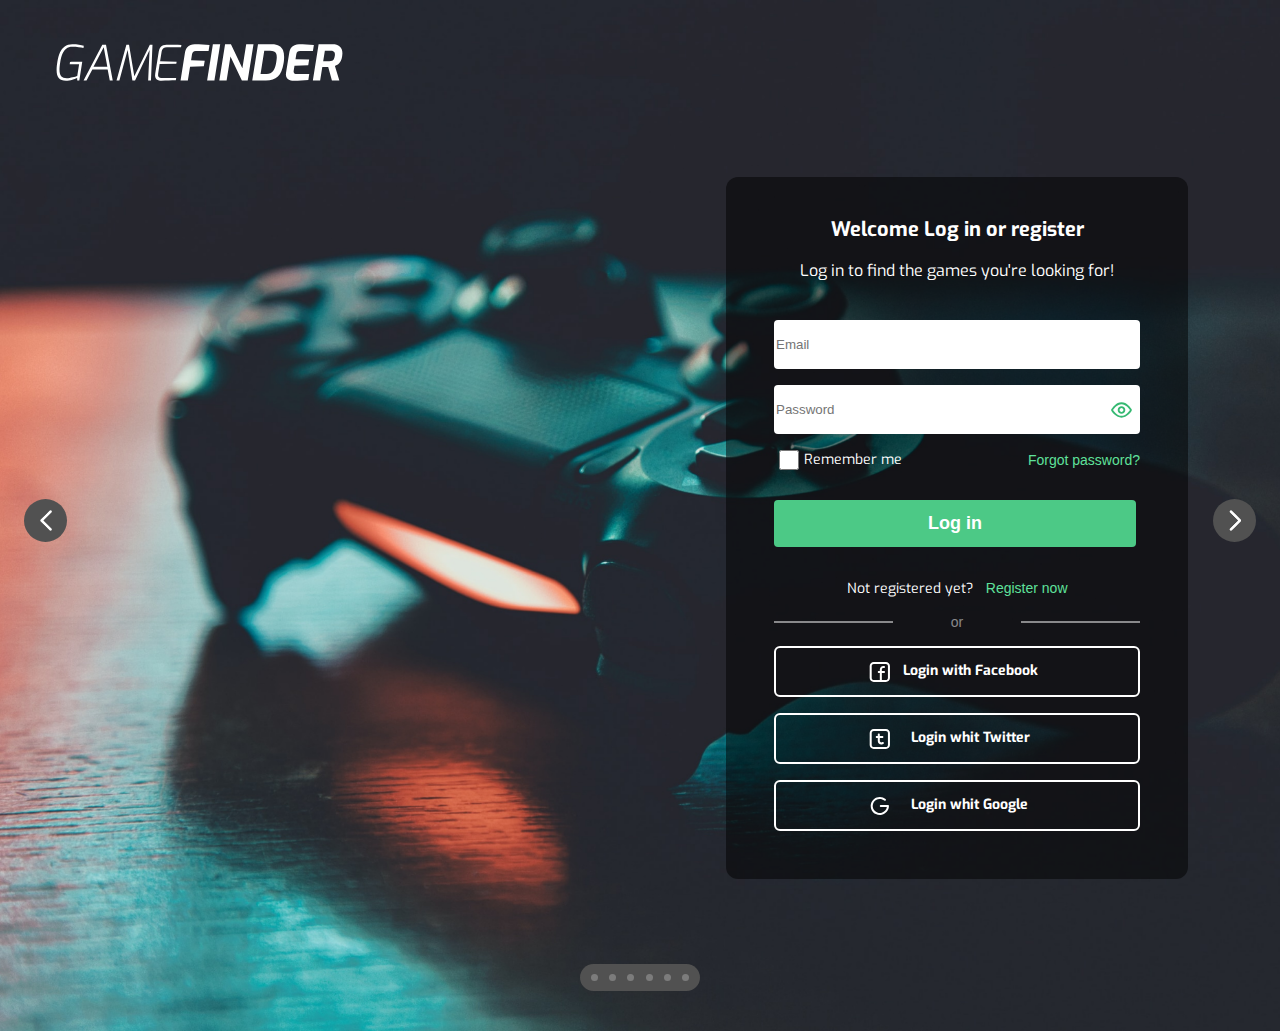
<file: Index.html>
<!DOCTYPE html>
<html lang="en">
  <head>
    <meta charset="UTF-8" />
    <meta http-equiv="X-UA-Compatible" content="IE=edge" />
    <meta name="viewport" content="width=device-width, initial-scale=1.0" />
    <title>Game-Finder</title>
    <link rel="preconnect" href="https://fonts.googleapis.com" />
    <link rel="preconnect" href="https://fonts.gstatic.com" crossorigin />
    <link
      href="https://fonts.googleapis.com/css2?family=Exo:wght@100&family=Open+Sans:wght@300&display=swap"
      rel="stylesheet"
    />
    <link rel="stylesheet" href="CSS/style.css" />
  </head>
  <body>
    <main>
      <header class="header">
        <svg
          class="logo"
          width="294"
          height="38"
          viewBox="0 0 294 38"
          fill="none"
          xmlns="http://www.w3.org/2000/svg"
        >
          <path
            d="M9.84502 37.7297C6.37082 37.7297 3.89165 36.8283 2.40753 35.0254C0.957131 33.1892 0.231934 30.318 0.231934 26.4118C0.231934 25.1765 0.299394 23.8744 0.434314 22.5056C0.602965 21.1367 0.805346 19.7011 1.04146 18.1987C1.61487 14.5596 2.49185 11.4046 3.67241 8.7337C4.88669 6.06279 6.5226 3.99284 8.58014 2.52384C10.6377 1.02146 13.2518 0.270264 16.4224 0.270264C19.0871 0.270264 21.347 0.437195 23.2022 0.771058C25.0573 1.07154 26.7101 1.42209 28.1605 1.82273L27.8569 4.02622C26.4402 3.72575 24.7706 3.45866 22.848 3.22495C20.9254 2.99125 18.8172 2.8744 16.5236 2.8744C13.8926 2.8744 11.7508 3.50874 10.098 4.77742C8.44522 6.0461 7.12974 7.86565 6.15157 10.2361C5.20713 12.6065 4.46506 15.5278 3.92538 19C3.45316 22.0048 3.21705 24.5254 3.21705 26.562C3.21705 29.5 3.79046 31.6534 4.93729 33.0223C6.11784 34.3911 8.04046 35.0755 10.7051 35.0755C11.5821 35.0755 12.5266 34.992 13.5385 34.8251C14.5841 34.6582 15.6129 34.4579 16.6248 34.2242C17.6704 33.9905 18.6149 33.7567 19.4581 33.523C20.3014 33.256 20.9591 33.0223 21.4313 32.8219L23.3539 20.7528H13.6903L13.9938 18.5493C14.9045 18.4157 16.0514 18.3323 17.4343 18.2989C18.851 18.2321 20.5712 18.1987 22.595 18.1987C22.9998 18.1987 23.4383 18.2154 23.9105 18.2488C24.3827 18.2488 24.8381 18.2655 25.2766 18.2989C25.7488 18.2989 26.1873 18.3156 26.592 18.349L23.5563 37.4292H21.4313L21.3301 34.8251C20.8916 35.0254 20.2339 35.2925 19.3569 35.6264C18.5137 35.9602 17.5355 36.2941 16.4224 36.628C15.343 36.9285 14.2299 37.1955 13.0831 37.4292C11.9363 37.6296 10.8569 37.7297 9.84502 37.7297Z"
            fill="white"
          />
          <path
            d="M27.9379 37.4292L47.1641 0.6709H50.9588L57.8903 37.4292H54.8546L52.679 26.0612H36.9439L30.9736 37.4292H27.9379ZM38.1582 23.4571H52.3248L48.6314 3.37519L38.1582 23.4571Z"
            fill="white"
          />
          <path
            d="M61.7822 37.4292L71.9012 0.6709H74.6333L80.047 33.2226L95.9845 0.6709H98.7167L97.1482 37.4292H94.2643L95.7315 6.07948L80.806 37.4292H78.0738L73.1661 6.17964L64.7167 37.4292H61.7822Z"
            fill="white"
          />
          <path
            d="M107.942 37.7297C107.065 37.7297 106.205 37.6296 105.362 37.4292C104.519 37.2623 103.76 36.9285 103.085 36.4277C102.444 35.9269 101.955 35.2091 101.618 34.2742C101.314 33.306 101.281 32.0707 101.517 30.5684L105.21 7.53179C105.514 5.76232 106.07 4.37678 106.88 3.37519C107.689 2.3736 108.651 1.67249 109.764 1.27185C110.911 0.837832 112.108 0.637514 113.356 0.6709C115.852 0.704286 118.348 0.754366 120.844 0.82114C123.374 0.887912 125.904 0.971377 128.433 1.07154L128.029 3.32511H113.508C112.057 3.32511 110.86 3.69236 109.916 4.42686C108.971 5.16136 108.347 6.43004 108.044 8.2329L106.526 17.7981L123.526 18.1486L123.172 20.3021L106.07 20.5024L104.552 30.2178C104.35 31.5533 104.418 32.5715 104.755 33.2726C105.092 33.9738 105.615 34.4412 106.323 34.6749C107.065 34.9086 107.926 35.0254 108.904 35.0254H123.07L122.666 37.3291C120.271 37.3959 117.842 37.4626 115.38 37.5294C112.918 37.5962 110.438 37.6629 107.942 37.7297Z"
            fill="white"
          />
          <path
            d="M127.535 37.4292L132.089 8.78378C132.493 6.51351 133.202 4.77742 134.214 3.57551C135.225 2.34021 136.423 1.50556 137.806 1.07154C139.189 0.604129 140.589 0.370424 142.005 0.370424C144.906 0.370424 147.571 0.437196 149.999 0.57074C152.462 0.670899 154.89 0.821138 157.285 1.02146L156.324 7.23131H143.118C141.904 7.23131 141.01 7.53179 140.437 8.13274C139.863 8.70031 139.475 9.56836 139.273 10.7369L138.362 16.6963L152.377 17.097L151.416 22.9563L137.3 23.3068L135.023 37.4292H127.535Z"
            fill="white"
          />
          <path
            d="M154.829 37.4292L160.748 0.370424H168.236L162.317 37.4292H154.829Z"
            fill="white"
          />
          <path
            d="M167.349 37.4292L173.269 0.370424H179.289L191.028 24.8092L194.974 0.370424H202.462L196.492 37.4292H190.522L178.784 12.9404L174.837 37.4292H167.349Z"
            fill="white"
          />
          <path
            d="M201.165 37.4292L207.084 0.370424H221.302C224.574 0.370424 227.12 0.904606 228.942 1.97297C230.797 3.04133 232.078 4.54371 232.787 6.48012C233.529 8.38314 233.9 10.6534 233.9 13.2909C233.9 14.3593 233.849 15.461 233.748 16.5962C233.647 17.7313 233.495 18.8831 233.293 20.0517C232.821 23.0564 232.095 25.6606 231.117 27.8641C230.173 30.0342 228.958 31.837 227.474 33.2726C225.99 34.6749 224.236 35.7265 222.212 36.4277C220.189 37.0954 217.861 37.4292 215.23 37.4292H201.165ZM209.715 30.7687H215.989C217.44 30.7687 218.704 30.5016 219.784 29.9674C220.897 29.4332 221.841 28.6653 222.617 27.6637C223.427 26.6288 224.084 25.3768 224.59 23.9078C225.096 22.4388 225.501 20.7361 225.805 18.7997C225.973 17.6645 226.108 16.6463 226.209 15.7448C226.311 14.8434 226.361 14.1256 226.361 13.5914C226.361 12.0223 226.142 10.7703 225.703 9.83545C225.265 8.86724 224.54 8.16613 223.528 7.73211C222.516 7.2647 221.15 7.03099 219.43 7.03099H213.51L209.715 30.7687Z"
            fill="white"
          />
          <path
            d="M243.742 37.7297C242.797 37.7297 241.819 37.6296 240.807 37.4292C239.795 37.2289 238.868 36.8283 238.025 36.2273C237.181 35.6264 236.54 34.775 236.102 33.6733C235.663 32.5715 235.596 31.1359 235.9 29.3664L239.188 8.88393C239.526 6.71382 240.166 5.01112 241.111 3.77583C242.089 2.54053 243.27 1.67249 244.653 1.17169C246.069 0.637514 247.587 0.370424 249.206 0.370424C251.736 0.370424 254.249 0.437196 256.745 0.57074C259.275 0.670899 261.855 0.821138 264.486 1.02146L263.474 7.23131H250.269C249.088 7.23131 248.194 7.5151 247.587 8.08266C246.98 8.65023 246.575 9.53497 246.373 10.7369L245.614 15.5445L259.629 15.9952L258.667 21.8545L244.551 22.2552L243.742 27.4133C243.607 28.2146 243.641 28.8657 243.843 29.3664C244.045 29.8672 244.383 30.2345 244.855 30.4682C245.361 30.6685 245.985 30.7687 246.727 30.7687H259.73L258.769 36.9785C256.374 37.1788 253.945 37.3458 251.483 37.4793C249.021 37.6129 246.44 37.6963 243.742 37.7297Z"
            fill="white"
          />
          <path
            d="M263.411 37.4292L269.33 0.370424H283.649C285.167 0.370424 286.55 0.537356 287.798 0.871219C289.046 1.20508 290.108 1.73926 290.985 2.47376C291.896 3.17487 292.587 4.10969 293.06 5.27821C293.532 6.44673 293.768 7.88235 293.768 9.58505C293.768 10.0525 293.734 10.5533 293.667 11.0874C293.633 11.6216 293.565 12.1892 293.464 12.7901C293.228 14.5596 292.807 16.0286 292.199 17.1971C291.626 18.3657 290.968 19.3005 290.226 20.0016C289.484 20.7027 288.742 21.2369 288 21.6041C287.258 21.9714 286.617 22.2719 286.077 22.5056L290.631 37.4292H282.991L279.196 23.6574C278.792 23.6574 278.319 23.6574 277.78 23.6574C277.274 23.6574 276.734 23.6574 276.161 23.6574C275.621 23.6574 275.081 23.6574 274.542 23.6574C274.036 23.624 273.564 23.6073 273.125 23.6073L270.899 37.4292H263.411ZM274.036 17.748H280.36C281.473 17.748 282.401 17.5811 283.143 17.2472C283.885 16.9133 284.475 16.3625 284.914 15.5946C285.386 14.7933 285.723 13.6916 285.926 12.2893C285.993 11.9889 286.027 11.7051 286.027 11.438C286.06 11.1375 286.077 10.8704 286.077 10.6367C286.077 9.73529 285.909 9.03417 285.571 8.53338C285.268 7.9992 284.812 7.61525 284.205 7.38155C283.632 7.14785 282.94 7.03099 282.131 7.03099H275.756L274.036 17.748Z"
            fill="white"
          />
        </svg>
      </header>

      <div class="arrow">
        <!-- arrow-left -->
        <a href="#" class="arrow__left"></a>
        <!-- end-arrow-left -->

        <!-- box-login -->
        <section class="content">
          <!-- Title-Section -->
          <div class="content__box">
            <div>
              <h4>Welcome Log in or register</h4>
              <p class="paragraph__login">
                Log in to find the games you're looking for!
              </p>
            </div>
            <!-- End-title-Section -->

            <!-- Login-Form -->
            <form id="form">
              <div class="input__area">
                <label for="email"></label>
                <input
                  class="form__input"
                  id="email"
                  type="email"
                  name="email"
                  placeholder="Email"
                />
              </div>

              <div class="input__wrapper">
                <label for="password"></label>
                <input
                  class="form__input"
                  id="password"
                  type="password"
                  name="password"
                  placeholder="Password"
                />
                <svg
                  width="22"
                  height="16"
                  viewBox="0 0 22 16"
                  fill="none"
                  xmlns="http://www.w3.org/2000/svg"
                  class="input__icon"
                >
                  <path
                    fill-rule="evenodd"
                    clip-rule="evenodd"
                    d="M5.30105 11.577C3.77805 10.268 2.69105 8.773 2.18005 8C2.69005 7.227 3.77805 5.732 5.30105 4.423C6.87405 3.072 8.81605 2 11.0001 2C13.1841 2 15.1261 3.072 16.6991 4.423C18.2221 5.732 19.3091 7.227 19.8201 8C19.3101 8.773 18.2221 10.268 16.6991 11.577C15.1261 12.928 13.1841 14 11.0001 14C8.81605 14 6.87405 12.928 5.30105 11.577ZM11.0001 0C8.14805 0 5.75705 1.395 3.99805 2.906C2.23305 4.423 1.00805 6.138 0.464053 6.97C0.263086 7.27593 0.156006 7.63397 0.156006 8C0.156006 8.36603 0.263086 8.72407 0.464053 9.03C1.00805 9.862 2.23305 11.577 3.99805 13.094C5.75805 14.605 8.14805 16 11.0001 16C13.8521 16 16.2431 14.605 18.0021 13.094C19.7671 11.577 20.9921 9.862 21.5361 9.03C21.9471 8.402 21.9471 7.599 21.5361 6.97C20.9921 6.138 19.7671 4.423 18.0021 2.906C16.2421 1.395 13.8521 0 11.0001 0ZM9.00005 8C9.00005 7.46957 9.21077 6.96086 9.58584 6.58579C9.96091 6.21071 10.4696 6 11.0001 6C11.5305 6 12.0392 6.21071 12.4143 6.58579C12.7893 6.96086 13.0001 7.46957 13.0001 8C13.0001 8.53043 12.7893 9.03914 12.4143 9.41421C12.0392 9.78929 11.5305 10 11.0001 10C10.4696 10 9.96091 9.78929 9.58584 9.41421C9.21077 9.03914 9.00005 8.53043 9.00005 8ZM11.0001 4C9.93919 4 8.92177 4.42143 8.17163 5.17157C7.42148 5.92172 7.00005 6.93913 7.00005 8C7.00005 9.06087 7.42148 10.0783 8.17163 10.8284C8.92177 11.5786 9.93919 12 11.0001 12C12.0609 12 13.0783 11.5786 13.8285 10.8284C14.5786 10.0783 15.0001 9.06087 15.0001 8C15.0001 6.93913 14.5786 5.92172 13.8285 5.17157C13.0783 4.42143 12.0609 4 11.0001 4Z"
                    fill="#36B972"
                  />
                </svg>
              </div>

              <div class="error">
                <p class="error-p">wrong email or password</p>
              </div>

              <div class="form__space">
                <div class="text__center">
                  <input class="checkbox" type="checkbox" value="checkbox" />
                  <label for="checkbox">Remember me</label>
                </div>
                <a class="green__link" href="#">Forgot password?</a>
              </div>
              <!-- End-Login-Form -->

              <!-- Button-Log-in -->
              <a href="#">
                <input
                  class="button__login"
                  type="submit"
                  value="Log in"
                  placeholder="Log in"
                />
              </a>

              <!-- End-button-Log-in -->

              <!-- Register-section -->
              <div class="form__center form__space">
                <p class="text__center">Not registered yet?</p>
                <a class="green__link register__now" href="#">Register now</a>
              </div>
              <!-- End-Register-Section -->

              <!-- Line -->
              <div class="line">
                <div class="line__two"></div>
                <p class="or">or</p>
                <div class="line__two"></div>
              </div>
              <!-- End-Line -->

              <!-- Form-Nav -->
              <nav class="form__nav">
                <div class="login__nav">
                  <svg
                    width="21"
                    height="20"
                    viewBox="0 0 21 20"
                    fill="none"
                    xmlns="http://www.w3.org/2000/svg"
                  >
                    <path
                      fill-rule="evenodd"
                      clip-rule="evenodd"
                      d="M0.676025 4C0.676025 2.93913 1.10339 1.92172 1.8641 1.17157C2.62481 0.421427 3.65656 0 4.73236 0H16.9014C17.9772 0 19.0089 0.421427 19.7696 1.17157C20.5304 1.92172 20.9577 2.93913 20.9577 4V16C20.9577 17.0609 20.5304 18.0783 19.7696 18.8284C19.0089 19.5786 17.9772 20 16.9014 20H4.73236C3.65656 20 2.62481 19.5786 1.8641 18.8284C1.10339 18.0783 0.676025 17.0609 0.676025 16V4ZM4.73236 2C4.19446 2 3.67859 2.21071 3.29823 2.58579C2.91788 2.96086 2.70419 3.46957 2.70419 4V16C2.70419 16.5304 2.91788 17.0391 3.29823 17.4142C3.67859 17.7893 4.19446 18 4.73236 18H10.8169V11H9.80279C9.53383 11 9.2759 10.8946 9.08572 10.7071C8.89554 10.5196 8.7887 10.2652 8.7887 10C8.7887 9.73478 8.89554 9.48043 9.08572 9.29289C9.2759 9.10536 9.53383 9 9.80279 9H10.8169V7.5C10.8169 6.57174 11.1908 5.6815 11.8564 5.02513C12.5221 4.36875 13.4248 4 14.3662 4H14.9746C15.2436 4 15.5015 4.10536 15.6917 4.29289C15.8819 4.48043 15.9887 4.73478 15.9887 5C15.9887 5.26522 15.8819 5.51957 15.6917 5.70711C15.5015 5.89464 15.2436 6 14.9746 6H14.3662C14.1664 6 13.9686 6.0388 13.7841 6.11418C13.5995 6.18956 13.4318 6.30005 13.2906 6.43934C13.1493 6.57863 13.0373 6.74399 12.9608 6.92597C12.8844 7.10796 12.845 7.30302 12.845 7.5V9H14.9746C15.2436 9 15.5015 9.10536 15.6917 9.29289C15.8819 9.48043 15.9887 9.73478 15.9887 10C15.9887 10.2652 15.8819 10.5196 15.6917 10.7071C15.5015 10.8946 15.2436 11 14.9746 11H12.845V18H16.9014C17.4393 18 17.9552 17.7893 18.3355 17.4142C18.7159 17.0391 18.9295 16.5304 18.9295 16V4C18.9295 3.46957 18.7159 2.96086 18.3355 2.58579C17.9552 2.21071 17.4393 2 16.9014 2H4.73236Z"
                      fill="white"
                    />
                  </svg>
                  <a href="#" class="button__nav"> Login with Facebook </a>
                </div>
                <div class="login__nav">
                  <svg
                    width="21"
                    height="20"
                    viewBox="0 0 21 20"
                    fill="none"
                    xmlns="http://www.w3.org/2000/svg"
                  >
                    <path
                      fill-rule="evenodd"
                      clip-rule="evenodd"
                      d="M4.73236 0C3.65656 0 2.62481 0.421427 1.8641 1.17157C1.10339 1.92172 0.676025 2.93913 0.676025 4V16C0.676025 17.0609 1.10339 18.0783 1.8641 18.8284C2.62481 19.5786 3.65656 20 4.73236 20H16.9014C17.9772 20 19.0089 19.5786 19.7696 18.8284C20.5304 18.0783 20.9577 17.0609 20.9577 16V4C20.9577 2.93913 20.5304 1.92172 19.7696 1.17157C19.0089 0.421427 17.9772 0 16.9014 0H4.73236ZM2.70419 4C2.70419 3.46957 2.91788 2.96086 3.29823 2.58579C3.67859 2.21071 4.19446 2 4.73236 2H16.9014C17.4393 2 17.9552 2.21071 18.3355 2.58579C18.7159 2.96086 18.9295 3.46957 18.9295 4V16C18.9295 16.5304 18.7159 17.0391 18.3355 17.4142C17.9552 17.7893 17.4393 18 16.9014 18H4.73236C4.19446 18 3.67859 17.7893 3.29823 17.4142C2.91788 17.0391 2.70419 16.5304 2.70419 16V4ZM10.8169 5.5C10.8169 5.23478 10.71 4.98043 10.5199 4.79289C10.3297 4.60536 10.0717 4.5 9.80279 4.5C9.53383 4.5 9.2759 4.60536 9.08572 4.79289C8.89554 4.98043 8.7887 5.23478 8.7887 5.5V7H7.77462C7.50567 7 7.24773 7.10536 7.05755 7.29289C6.86737 7.48043 6.76053 7.73478 6.76053 8C6.76053 8.26522 6.86737 8.51957 7.05755 8.70711C7.24773 8.89464 7.50567 9 7.77462 9H8.7887V11.89C8.7887 14.335 11.2651 16.027 13.5853 15.167L14.21 14.937C14.4619 14.8438 14.6659 14.6557 14.7771 14.4142C14.8884 14.1726 14.8978 13.8974 14.8032 13.649C14.7087 13.4006 14.518 13.1995 14.273 13.0897C14.0281 12.98 13.749 12.9708 13.4971 13.064L12.8724 13.294C12.6425 13.3791 12.395 13.408 12.1513 13.3783C11.9075 13.3486 11.6747 13.2611 11.4727 13.1233C11.2707 12.9855 11.1055 12.8015 10.9913 12.5871C10.8771 12.3727 10.8173 12.1342 10.8169 11.892V9H13.3521C13.621 9 13.879 8.89464 14.0691 8.70711C14.2593 8.51957 14.3662 8.26522 14.3662 8C14.3662 7.73478 14.2593 7.48043 14.0691 7.29289C13.879 7.10536 13.621 7 13.3521 7H10.8169V5.5Z"
                      fill="white"
                    />
                  </svg>
                  <a href="#" class="button__nav">Login whit Twitter </a>
                </div>
                <div class="login__nav">
                  <svg
                    width="19"
                    height="18"
                    viewBox="0 0 19 18"
                    fill="none"
                    xmlns="http://www.w3.org/2000/svg"
                  >
                    <path
                      fill-rule="evenodd"
                      clip-rule="evenodd"
                      d="M9.81696 2.00001C8.45637 2.00036 7.12454 2.38628 5.98006 3.11183C4.83557 3.83738 3.92665 4.87198 3.36151 6.09246C2.79637 7.31294 2.59882 8.66786 2.79239 9.9959C2.98596 11.3239 3.5625 12.5692 4.45334 13.5833C5.34419 14.5974 6.51182 15.3377 7.8172 15.716C9.12258 16.0943 10.5107 16.0947 11.8163 15.7171C13.1219 15.3396 14.29 14.6 15.1815 13.5864C16.0729 12.5728 16.6502 11.3279 16.8446 10H10.831C10.5621 10 10.3042 9.89465 10.114 9.70712C9.9238 9.51958 9.81696 9.26523 9.81696 9.00001C9.81696 8.73479 9.9238 8.48044 10.114 8.2929C10.3042 8.10537 10.5621 8.00001 10.831 8.00001H17.9296C18.1986 8.00001 18.4565 8.10537 18.6467 8.2929C18.8369 8.48044 18.9437 8.73479 18.9437 9.00001C18.9435 11.0414 18.2395 13.0221 16.9473 14.617C15.6551 16.2118 13.8514 17.3261 11.8324 17.7769C9.81334 18.2277 7.69886 17.9882 5.83601 17.0978C3.97317 16.2074 2.47264 14.7189 1.58073 12.8767C0.688811 11.0345 0.458503 8.94797 0.927605 6.95967C1.39671 4.97136 2.53734 3.1994 4.1623 1.9346C5.78725 0.669814 7.79997 -0.012648 9.87009 -0.00076288C11.9402 0.0111222 13.9447 0.716648 15.5546 2.00001C15.7638 2.16683 15.8971 2.40874 15.9253 2.67251C15.9536 2.93628 15.8744 3.2003 15.7052 3.40651C15.5361 3.61272 15.2908 3.74421 15.0233 3.77206C14.7558 3.79991 14.488 3.72183 14.2789 3.55501C13.0171 2.54628 11.4413 1.99712 9.81696 2.00001Z"
                      fill="white"
                    />
                  </svg>
                  <a href="#" class="button__nav">Login whit Google</a>
                </div>
              </nav>
            </form>
            <!-- End Form Nav -->
          </div>
        </section>

        <!-- arrow right -->
        <a href="#" class="arrow__right"> </a>
        <!-- end arrow right -->
      </div>
      <!-- end box-login -->
      <nav class="a">
        <div class="page__nav">
          <div class="nav__point">
            <a href="#"></a>
          </div>

          <div class="nav__point">
            <a href="#"></a>
          </div>

          <div class="nav__point">
            <a href="#"></a>
          </div>

          <div class="nav__point">
            <a href="#"></a>
          </div>

          <div class="nav__point">
            <a href="#"></a>
          </div>

          <div class="nav__point">
            <a href="#"></a>
          </div>
        </div>
      </nav>
    </main>
    <script src="./scripts/script.js"></script>
  </body>
</html>
</file>
<file: CSS/style.css>
/* Variables */
:root {
  /*----- COLORS----- */

  /* ----primary---- */
  --primary: #5fe19b;
  --primary2: #36b972;
  --primary3: #067b3c;
  --primary4: #4cc986;

  /* ----secondary---- */
  --secondary: #5f81fb;
  --secondary2: #1245c9;
  --secondary3: #06207b;
  --secondary4: #fb5f5f;
  --secondary5: #ffdc22;

  /* ----neutrals---- */
  --neutral: #141414;
  --neutral2: #303030;
  --neutral3: #515151;
  --neutral4: #939393;
  --neutral5: #c4c4c4;
  --neutral6: #d8d8d8;
  --neutral7: #e7e7e7;
  --neutral8: #f0f0f0;
  --neutral9: #ffffff;

  /* -----FONTS----- */
  --font-family: "Exo", sans-serif;
  --font-family2: "Open-Sans", sans-serif;
}
/* Global */
html {
  font-size: 62.5%;
  font-family: var(--fontMain);
  box-sizing: border-box;
  padding: 0;
}
body {
  margin: 0;
  min-height: 100vh;
  background-image: url(../img/BG.webp);
  background-position: center center;
  background-size: cover;
  background-repeat: no-repeat;
}

/* mobile */

/* header */
.header {
  display: flex;
  justify-content: center;
  padding-top: 3.3rem;
  padding-bottom: 1.9rem;
}
.logo {
  width: 19.4rem;
  height: 2.5rem;
}
/* box */
.content {
  background-color: rgba(0, 0, 0, 0.5);
  border-radius: 1.2rem;
  width: 100%;
  padding-bottom: 3.4rem;
}
.content__box {
  color: var(--neutral9);
  display: flex;
  flex-direction: column;
  align-items: center;
}
/* ---Title Section--- */
h4 {
  font-family: var(--font-family);
  color: var(--neutral9);
  font-weight: 700;
  font-size: 2rem;
  line-height: 2.6rem;
  width: 28.5rem;
  height: 2.7rem;
  text-align: center;
  margin-top: 2.2rem;
  margin-bottom: 1.6rem;
}
.paragraph__login {
  margin: 0 auto;
  display: flex;
  justify-content: center;
  text-align: center;
  font-family: var(--font-family);
  font-weight: 400;
  font-size: 1.6rem;
  line-height: 2.1rem;
  width: 28rem;
  height: 2.8rem;
}
/* Form Log in */
.form__input {
  width: 28.8rem;
  height: 4.7rem;
  border-radius: 0.4rem;
  border: 0;
}
.alert-form {
  width: 28.8rem;
  height: 4.7rem;
  border-radius: 0.4rem;
  border: solid #ed0f0f;
}
.input__area {
  margin-top: 3.5rem;
  margin-bottom: 1.6rem;
}
.input__wrapper {
  position: relative;
  width: 271px;
}
.input__icon {
  color: var(--primary2);
  position: absolute;
  width: 2.1rem;
  height: 1.6rem;
  left: 26rem;
  top: 50%;
  transform: translateY(-50%);
}
.error {
  font-family: var(--font-family);
  color: red;
  font-weight: 400;
  font-size: 1.4rem;
  line-height: 1.8rem;

  margin: 0rem;
  padding-right: 0.5rem;
  display: none;
}
.error-p {
  display: flex;
  justify-content: center;
  margin: 0rem;
}
/*Remember and Register  */
.form__space {
  display: flex;
  justify-content: space-between;
  align-items: center;
  padding-top: 1.6rem;
  padding-bottom: 3rem;
}
.form__center {
  display: flex;
  justify-content: center;
  padding-top: 3.2rem;
  padding-bottom: 0rem;
  height: 1.9rem;
}
.text__center {
  font-family: var(--font-family);
  color: var(--neutral9);
  font-weight: 400;
  font-size: 1.4rem;
  line-height: 1.8rem;
  display: flex;
  align-items: center;
  padding-right: 0.5rem;
  width: 12.8rem;
}
.register__now {
  width: 8.8rem;
  height: 1.9rem;
}
.checkbox {
  width: 2rem;
  height: 2rem;
  border-radius: 0.4rem;
  margin: 0 auto;
}
.green__link {
  color: var(--primary);
  font-family: var(--font-family2);
  font-weight: 400;
  font-size: 1.4rem;
  line-height: 1.9rem;
  text-align: right;
  text-decoration: none;
}
/* ---Log in button--- */
.button__login {
  width: 28.8rem;
  height: 4.7rem;
  font-family: var(--font-family2);
  font-weight: 700;
  font-size: 1.8rem;
  line-height: 2.3rem;
  border-radius: 0.6rem;
  border: 0;
  text-align: center;
  color: var(--neutral9);
  background-color: var(--primary4);
  cursor: pointer;
}
/* ---Line--- */
.line {
  display: flex;
  justify-content: space-between;
  align-items: center;
  height: 1.6rem;
  padding: 1.6rem 0rem;
}
.or {
  display: flex;
  justify-content: center;
  align-items: center;
  width: 5.3rem;
  height: 1.9rem;
  font-family: var(--font-family2);
  font-weight: 400;
  font-size: 1.4rem;
  line-height: 1.9rem;
  color: rgba(255, 255, 255, 0.5);
}
.line__two {
  width: 11.7rem;
  border: 0.1rem solid rgba(255, 255, 255, 0.5);
}
/* ---Login Nav-- */
.form__nav {
  display: flex;
  flex-direction: column;
  align-items: center;
}
.login__nav {
  display: flex;
  justify-content: center;
  align-items: center;
  border: 0.2rem solid var(--neutral9);
  border-radius: 0.6rem;
  margin-bottom: 1.6rem;
  width: 28.8rem;
  height: 4.7rem;
}
.button__nav {
  color: var(--neutral9);
  font-family: var(--font-family);
  text-decoration: none;
  font-weight: 700;
  font-size: 1.4rem;
  line-height: 1.8rem;
  text-align: center;
  padding-left: 0.6rem;
  width: 14.9rem;
  height: 1.9rem;
}

/* ------TABLET------ */
@media screen and (min-width: 768px) {
  /* header */

  .logo {
    width: 29.3rem;
    height: 3.7rem;
  }

  .header {
    display: flex;
    justify-content: center;
    padding-top: 3.8rem;
    padding-bottom: 10.2rem;
  }
  .arrow {
    display: flex;
    justify-content: space-between;
  }
  .arrow__left,
  .arrow__right {
    margin-top: 0 auto;
    padding: 0;
    width: 4.3rem;
    height: 4.3rem;
    background-color: var(--neutral3);
    border-radius: 50%;
  }
  .arrow__left {
    background-image: url(../img/arrow\ left.png);
    background-repeat: no-repeat;
    background-position: center center;
    margin-top: 32.2rem;
    margin-left: 2.4rem;
  }

  .arrow__right {
    background-image: url(../img/arrow\ right.png);
    background-repeat: no-repeat;
    background-position: center center;
    margin-top: 32.2rem;
    margin-right: 2.4rem;
  }

  .content {
    background-color: rgba(0, 0, 0, 0.5);
    border-radius: 1.2rem;
    width: 46.2rem;
    height: 70.2rem;
    margin: 0 auto;
    padding: 0rem;
    display: flex;
    justify-content: center;
  }
  .content__box {
    color: var(--neutral9);
    display: flex;
    flex-direction: column;
    align-items: center;
    width: 36.2rem;
  }
  /* Title-section */
  h4 {
    margin-top: 4rem;
  }
  h4,
  .paragraph__login {
    width: 36.2rem;
  }
  /* Form-Log-in */
  .form__input,
  .button__login {
    width: 36.2rem;
    height: 4.7rem;
    border-radius: 0.4rem;
    border: 0;
  }
  .input__area {
    margin-top: 3.2rem;
  }
  .input__icon {
    color: var(--primary2);
    position: absolute;
    width: 2.1rem;
    height: 1.6rem;
    left: 33.7rem;
    top: 50%;
    transform: translateY(-50%);
  }
  /* end form login */
  .login__nav {
    width: 36.2rem;
    height: 4.7rem;
  }
  .a {
    display: flex;
    align-items: center;
    justify-content: center;
    padding-top: 8.5rem;
  }
  .page__nav {
    width: 12rem;
    height: 2.7rem;
    border-radius: 1.8rem;
    background-color: var(--neutral3);
    display: flex;
    align-items: center;
    justify-content: space-evenly;
  }
  .nav__point {
    width: 0.7rem;
    height: 0.7rem;
    background-color: var(--neutral9);
    opacity: 0.25;
    border-radius: 50%;
  }
}
/* ----DESKTOP---- */
@media screen and (min-width: 1062px) {
  /* HEADER */

  .header {
    display: flex;
    justify-content: flex-start;
    padding: 4.4rem 0rem 9.6rem 5.3rem;
  }

  .content {
    margin-right: 2.5rem;
  }
  .a {
    display: flex;
    align-items: center;
    justify-content: center;
    margin-top: 8.5rem;
    margin-bottom: 4rem;
    padding-top: 0rem;
  }
}
</file>
